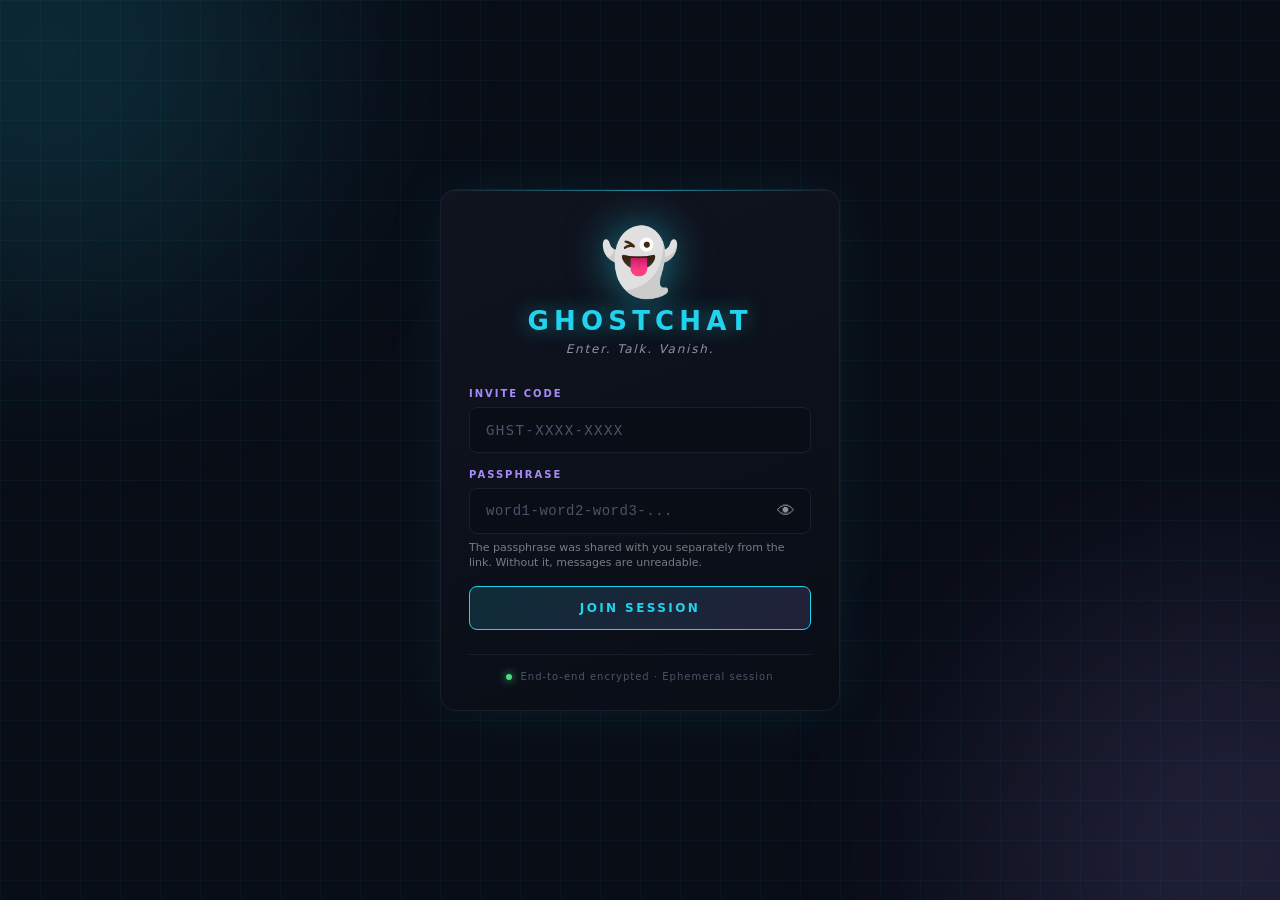
<file: assets/web_client/index.html>
<!DOCTYPE html>
<html lang="it">
<head>
  <meta charset="utf-8">
  <meta name="viewport" content="width=device-width, initial-scale=1, maximum-scale=1, user-scalable=no">
  <meta name="theme-color" content="#090D16">
  <title>GhostChat</title>
  <link rel="stylesheet" href="style.css">
  <style>body{visibility:hidden}body.i18n-ready{visibility:visible}</style>
</head>
<body>

<div class="bg-grid"></div>
<div class="bg-glow bg-glow-1"></div>
<div class="bg-glow bg-glow-2"></div>

<!-- ══ JOIN ══ -->
<section id="screen-join" class="screen active">
  <div class="card">
    <div class="logo-wrap">
      <div class="logo">&#128123;</div>
      <h1 class="title">GHOSTCHAT</h1>
      <p class="tagline" data-i18n="tagline">Entri. Parli. Svanisci.</p>
    </div>

    <div class="field">
      <label for="input-token" data-i18n="codeInvite">CODICE INVITO</label>
      <input
        id="input-token"
        type="text"
        placeholder="GHST-XXXX-XXXX"
        autocomplete="off"
        spellcheck="false"
        maxlength="64"
        dir="ltr">
    </div>

    <div class="field">
      <label for="input-passphrase" data-i18n="passphrase">PASSPHRASE</label>
      <div class="passphrase-wrap">
        <input
          id="input-passphrase"
          type="password"
          placeholder="parola1-parola2-parola3-..."
          autocomplete="off"
          spellcheck="false"
          maxlength="200"
          data-i18n-placeholder="passphrasePlaceholder">
        <button id="btn-toggle-pass" class="btn-toggle-pass" type="button" title="Mostra/nascondi">&#128065;</button>
      </div>
      <p class="field-hint" data-i18n="passphraseHint">
        La passphrase ti è stata comunicata <strong>separatamente</strong> dal link.
        Senza di essa i messaggi sono incomprensibili.
      </p>
    </div>

    <button id="btn-join" class="btn-primary">
      <span data-i18n="joinButton">ENTRA NELLA SESSIONE</span>
    </button>

    <p id="join-error" class="error-msg hidden"></p>

    <div class="footer-note">
      <span class="pulse-dot"></span>
      <span data-i18n="footerNote">End-to-end encrypted &middot; Sessione effimera</span>
    </div>
  </div>
</section>

<!-- ══ CHAT ══ -->
<section id="screen-chat" class="screen">
  <header class="topbar">
    <div class="topbar-left">
      <span class="ghost-mini">&#128123;</span>
      <div>
        <div class="room-title-row">
          <span class="room-title" data-i18n="roomTitle">GHOST ROOM</span>
          <span class="brand-tag">by AI-Tech-DB</span>
        </div>
        <div class="room-sub" id="participants-count">0 <span data-i18n="participants">partecipanti</span></div>
      </div>
    </div>
    <div class="topbar-right">
      <span class="status-dot" id="conn-status"></span>
      <button id="btn-leave" class="btn-icon" title="Esci" data-i18n-title="leaveTitle">&#10005;</button>
    </div>
  </header>

  <div id="participants-strip" class="participants-strip"></div>

  <main id="messages" class="messages"></main>

  <div id="typing-indicator" class="typing-bar hidden">
    <span class="typing-dot"></span>
    <span class="typing-dot"></span>
    <span class="typing-dot"></span>
    <span id="typing-label" class="typing-label" data-i18n="typingLabel">qualcuno sta scrivendo&hellip;</span>
  </div>

  <footer class="composer">
    <button id="btn-stickers" class="btn-icon" title="Sticker">&#9786;</button>
    <input
      id="input-message"
      type="text"
      placeholder="Scrivi un messaggio&hellip;"
      autocomplete="off"
      maxlength="4000"
      data-i18n-placeholder="messagePlaceholder"
      disabled>
    <button id="btn-send" class="btn-send" title="Invia" data-i18n-title="sendTitle" disabled>&#10148;</button>
  </footer>

  <div id="sticker-panel" class="sticker-panel hidden">
    <div class="sticker-panel-head">
      <span data-i18n="stickerTitle">STICKER</span>
      <button id="btn-stickers-close" class="btn-icon">&#10005;</button>
    </div>
    <div id="sticker-grid" class="sticker-grid">
      <div class="sticker-empty" data-i18n="stickerEmpty">Catalogo in arrivo</div>
    </div>
  </div>
</section>

<!-- ══ SESSIONE TERMINATA ══ -->
<section id="screen-ended" class="screen">
  <div class="card">
    <div class="logo-wrap">
      <div class="logo">&#128128;</div>
      <h1 class="title" data-i18n="sessionEnded">SESSIONE TERMINATA</h1>
      <p class="tagline" id="ended-reason" data-i18n="endedReason">Il creatore ha chiuso la stanza.</p>
    </div>
    <button id="btn-new" class="btn-primary" onclick="location.reload()">
      <span data-i18n="newSession">NUOVA SESSIONE</span>
    </button>
  </div>
</section>

<script src="strings_web.js"></script>
<script src="app.js"></script>
</body>
</html>
</file>
<file: assets/web_client/style.css>
/* ═══════════════════════════════════════════════════════════════════════
   GHOSTCHAT — Design system cyberpunk
   Obsidian #090D16 · Neon cyan #22D3EE · Phantom violet #A78BFA
   ═══════════════════════════════════════════════════════════════════════ */

:root {
  --bg-obsidian:    #090D16;
  --bg-panel:       #10141F;
  --bg-panel-2:     #161B28;
  --border-subtle:  #1A1F2E;
  --border-cyan:    #22D3EE;
  --border-violet:  #A78BFA;

  --text-primary:   #F0F4FF;
  --text-secondary: #8892B0;
  --text-dim:       #4A5568;

  --cyan:           #22D3EE;
  --violet:         #A78BFA;
  --green:          #4ADE80;
  --red:            #F87171;

  --glow-cyan:      0 0 12px rgba(34, 211, 238, 0.6);
  --glow-violet:    0 0 12px rgba(167, 139, 250, 0.6);

  --font-main:      'Inter', -apple-system, BlinkMacSystemFont, system-ui, sans-serif;
  --font-mono:      'JetBrains Mono', 'SF Mono', Menlo, Consolas, monospace;
}

* { box-sizing: border-box; margin: 0; padding: 0; }

html, body {
  height: 100%;
  background: var(--bg-obsidian);
  color: var(--text-primary);
  font-family: var(--font-main);
  overflow: hidden;
  -webkit-font-smoothing: antialiased;
}

.bg-grid {
  position: fixed;
  inset: 0;
  background-image:
    linear-gradient(rgba(34, 211, 238, 0.04) 1px, transparent 1px),
    linear-gradient(90deg, rgba(34, 211, 238, 0.04) 1px, transparent 1px);
  background-size: 40px 40px;
  z-index: 0;
  pointer-events: none;
}

.bg-glow {
  position: fixed;
  width: 500px;
  height: 500px;
  border-radius: 50%;
  filter: blur(120px);
  opacity: 0.15;
  z-index: 0;
  pointer-events: none;
}
.bg-glow-1 { top: -200px; left: -200px; background: var(--cyan); }
.bg-glow-2 { bottom: -200px; right: -200px; background: var(--violet); }

.screen {
  position: fixed;
  inset: 0;
  display: none;
  z-index: 1;
}
.screen.active { display: flex; }

#screen-join {
  align-items: center;
  justify-content: center;
  padding: 20px;
}

.card {
  width: 100%;
  max-width: 400px;
  background: linear-gradient(160deg, var(--bg-panel), var(--bg-obsidian));
  border: 1px solid var(--border-subtle);
  border-radius: 16px;
  padding: 40px 28px 28px;
  box-shadow:
    0 0 60px rgba(34, 211, 238, 0.08),
    inset 0 1px 0 rgba(255, 255, 255, 0.03);
  position: relative;
  overflow: hidden;
}

.card::before {
  content: '';
  position: absolute;
  top: 0; left: 0; right: 0;
  height: 1px;
  background: linear-gradient(90deg, transparent, var(--cyan), transparent);
  opacity: 0.6;
}

.logo-wrap { text-align: center; margin-bottom: 32px; }

.logo {
  font-size: 64px;
  line-height: 1;
  margin-bottom: 12px;
  filter: drop-shadow(0 0 20px rgba(34, 211, 238, 0.5));
  animation: pulse 3s ease-in-out infinite;
}

@keyframes pulse {
  0%, 100% { transform: scale(1); filter: drop-shadow(0 0 20px rgba(34, 211, 238, 0.5)); }
  50%      { transform: scale(1.05); filter: drop-shadow(0 0 30px rgba(34, 211, 238, 0.8)); }
}

.title {
  font-size: 26px;
  font-weight: 700;
  letter-spacing: 0.2em;
  color: var(--cyan);
  text-shadow: 0 0 20px rgba(34, 211, 238, 0.5);
  margin-bottom: 6px;
}

.tagline {
  font-size: 12px;
  color: var(--text-secondary);
  letter-spacing: 0.15em;
  font-style: italic;
}

.field { margin-bottom: 16px; }

.field label {
  display: block;
  font-size: 10px;
  font-weight: 600;
  letter-spacing: 0.2em;
  color: var(--violet);
  margin-bottom: 8px;
}

.field input {
  width: 100%;
  padding: 14px 16px;
  background: var(--bg-obsidian);
  border: 1px solid var(--border-subtle);
  border-radius: 8px;
  color: var(--text-primary);
  font-family: var(--font-mono);
  font-size: 14px;
  letter-spacing: 0.1em;
  outline: none;
  transition: all 0.2s ease;
}

.field input:focus {
  border-color: var(--cyan);
  box-shadow: 0 0 0 3px rgba(34, 211, 238, 0.1), var(--glow-cyan);
}

.field input::placeholder { color: var(--text-dim); }

.btn-primary {
  width: 100%;
  padding: 14px;
  background: linear-gradient(135deg, rgba(34, 211, 238, 0.15), rgba(167, 139, 250, 0.15));
  border: 1px solid var(--cyan);
  border-radius: 8px;
  color: var(--cyan);
  font-family: var(--font-main);
  font-size: 12px;
  font-weight: 700;
  letter-spacing: 0.2em;
  cursor: pointer;
  transition: all 0.2s ease;
  position: relative;
  overflow: hidden;
}

.btn-primary:hover:not(:disabled) {
  background: linear-gradient(135deg, rgba(34, 211, 238, 0.25), rgba(167, 139, 250, 0.25));
  box-shadow: var(--glow-cyan);
  transform: translateY(-1px);
}

.btn-primary:active:not(:disabled) { transform: translateY(0); }
.btn-primary:disabled { opacity: 0.4; cursor: not-allowed; }

.error-msg {
  color: var(--red);
  font-size: 12px;
  margin-top: 12px;
  padding: 8px 12px;
  background: rgba(248, 113, 113, 0.08);
  border: 1px solid rgba(248, 113, 113, 0.2);
  border-radius: 6px;
  text-align: center;
  font-family: var(--font-mono);
}

.hidden { display: none !important; }

.footer-note {
  margin-top: 24px;
  padding-top: 16px;
  border-top: 1px solid var(--border-subtle);
  text-align: center;
  font-size: 10px;
  color: var(--text-dim);
  letter-spacing: 0.1em;
  display: flex;
  align-items: center;
  justify-content: center;
  gap: 8px;
}

.pulse-dot {
  width: 6px;
  height: 6px;
  border-radius: 50%;
  background: var(--green);
  box-shadow: 0 0 8px var(--green);
  animation: pulseDot 2s ease-in-out infinite;
}

@keyframes pulseDot {
  0%, 100% { opacity: 1; }
  50%      { opacity: 0.3; }
}

/* ═══ Schermata chat ═══ */

#screen-chat { flex-direction: column; }

.topbar {
  display: flex;
  align-items: center;
  justify-content: space-between;
  padding: 12px 16px;
  background: var(--bg-panel);
  border-bottom: 1px solid var(--border-subtle);
  flex-shrink: 0;
}

.topbar-left {
  display: flex;
  align-items: center;
  gap: 12px;
}

.ghost-mini {
  font-size: 24px;
  filter: drop-shadow(0 0 8px rgba(34, 211, 238, 0.6));
}

.room-title {
  font-size: 13px;
  font-weight: 700;
  letter-spacing: 0.15em;
  color: var(--cyan);
}

.room-sub {
  font-size: 10px;
  color: var(--text-secondary);
  letter-spacing: 0.05em;
  margin-top: 2px;
}

.topbar-right {
  display: flex;
  align-items: center;
  gap: 12px;
}

.status-dot {
  width: 8px;
  height: 8px;
  border-radius: 50%;
  background: var(--text-dim);
  transition: all 0.3s ease;
}
.status-dot.connected {
  background: var(--green);
  box-shadow: 0 0 8px var(--green);
}
.status-dot.disconnected {
  background: var(--red);
  box-shadow: 0 0 8px var(--red);
}

.btn-icon {
  background: transparent;
  border: 1px solid var(--border-subtle);
  border-radius: 6px;
  color: var(--text-secondary);
  width: 32px;
  height: 32px;
  display: flex;
  align-items: center;
  justify-content: center;
  cursor: pointer;
  font-size: 14px;
  transition: all 0.2s ease;
}

.btn-icon:hover {
  border-color: var(--cyan);
  color: var(--cyan);
  box-shadow: var(--glow-cyan);
}

.participants-strip {
  display: flex;
  gap: 8px;
  padding: 10px 16px;
  background: var(--bg-obsidian);
  border-bottom: 1px solid var(--border-subtle);
  overflow-x: auto;
  flex-shrink: 0;
}

.participant-chip {
  display: inline-flex;
  align-items: center;
  gap: 6px;
  padding: 4px 10px;
  background: var(--bg-panel);
  border: 1px solid var(--border-subtle);
  border-radius: 20px;
  font-size: 11px;
  color: var(--text-secondary);
  white-space: nowrap;
}

.participant-chip.creator {
  border-color: var(--violet);
  color: var(--violet);
}

.participant-chip.self {
  border-color: var(--cyan);
  color: var(--cyan);
}

.participant-chip::before {
  content: '';
  width: 6px;
  height: 6px;
  border-radius: 50%;
  background: var(--green);
}

/* ═══ Messaggi ═══ */

.messages {
  flex: 1;
  overflow-y: auto;
  padding: 16px;
  display: flex;
  flex-direction: column;
  gap: 8px;
  scroll-behavior: smooth;
}

.msg {
  max-width: 80%;
  padding: 8px 12px;
  border-radius: 12px;
  font-size: 14px;
  line-height: 1.4;
  word-wrap: break-word;
  animation: msgIn 0.25s ease;
}

@keyframes msgIn {
  from { opacity: 0; transform: translateY(8px); }
  to   { opacity: 1; transform: translateY(0); }
}

.msg-self {
  align-self: flex-end;
  background: linear-gradient(135deg, rgba(34, 211, 238, 0.18), rgba(34, 211, 238, 0.08));
  border: 1px solid rgba(34, 211, 238, 0.3);
  color: var(--text-primary);
}

.msg-other {
  align-self: flex-start;
  background: var(--bg-panel);
  border: 1px solid var(--border-subtle);
  color: var(--text-primary);
}

.msg-author {
  font-size: 10px;
  font-weight: 700;
  letter-spacing: 0.1em;
  color: var(--violet);
  margin-bottom: 4px;
  text-transform: uppercase;
}

.msg-self .msg-author { color: var(--cyan); }

.msg-system {
  align-self: center;
  font-size: 11px;
  color: var(--text-dim);
  font-style: italic;
  padding: 4px 12px;
  border-radius: 12px;
  background: rgba(255, 255, 255, 0.02);
  letter-spacing: 0.05em;
}

/* ═══ Typing indicator ═══ */

.typing-bar {
  display: flex;
  align-items: center;
  gap: 6px;
  padding: 6px 16px;
  background: var(--bg-obsidian);
  border-top: 1px solid var(--border-subtle);
  font-size: 11px;
  color: var(--text-secondary);
  flex-shrink: 0;
}

.typing-dot {
  width: 4px;
  height: 4px;
  border-radius: 50%;
  background: var(--cyan);
  animation: typingBounce 1.4s ease-in-out infinite;
}
.typing-dot:nth-child(2) { animation-delay: 0.2s; }
.typing-dot:nth-child(3) { animation-delay: 0.4s; }

@keyframes typingBounce {
  0%, 60%, 100% { transform: translateY(0); opacity: 0.4; }
  30%           { transform: translateY(-3px); opacity: 1; }
}

.typing-label { margin-left: 4px; }

/* ═══ Composer ═══ */

.composer {
  display: flex;
  gap: 8px;
  padding: 12px 16px;
  background: var(--bg-panel);
  border-top: 1px solid var(--border-subtle);
  flex-shrink: 0;
}

.composer input {
  flex: 1;
  padding: 12px 16px;
  background: var(--bg-obsidian);
  border: 1px solid var(--border-subtle);
  border-radius: 8px;
  color: var(--text-primary);
  font-family: var(--font-main);
  font-size: 14px;
  outline: none;
  transition: all 0.2s ease;
}

.composer input:focus {
  border-color: var(--cyan);
  box-shadow: 0 0 0 3px rgba(34, 211, 238, 0.1);
}

.btn-send {
  width: 44px;
  height: 44px;
  background: linear-gradient(135deg, var(--cyan), var(--violet));
  border: none;
  border-radius: 8px;
  color: var(--bg-obsidian);
  font-size: 18px;
  cursor: pointer;
  display: flex;
  align-items: center;
  justify-content: center;
  transition: all 0.2s ease;
  flex-shrink: 0;
}

.btn-send:hover:not(:disabled) {
  box-shadow: var(--glow-cyan), var(--glow-violet);
  transform: translateY(-1px);
}

.btn-send:disabled { opacity: 0.4; cursor: not-allowed; }

/* ═══ Pannello sticker ═══ */

.sticker-panel {
  position: absolute;
  bottom: 80px;
  left: 16px;
  right: 16px;
  max-height: 40vh;
  background: var(--bg-panel-2);
  border: 1px solid var(--border-violet);
  border-radius: 12px;
  box-shadow: 0 -8px 40px rgba(167, 139, 250, 0.2);
  z-index: 10;
  overflow: hidden;
  animation: slideUp 0.25s ease;
}

@keyframes slideUp {
  from { transform: translateY(20px); opacity: 0; }
  to   { transform: translateY(0); opacity: 1; }
}

.sticker-panel-head {
  display: flex;
  align-items: center;
  justify-content: space-between;
  padding: 10px 14px;
  border-bottom: 1px solid var(--border-subtle);
  font-size: 11px;
  letter-spacing: 0.15em;
  color: var(--violet);
  font-weight: 700;
}

.sticker-grid {
  display: grid;
  grid-template-columns: repeat(auto-fill, minmax(70px, 1fr));
  gap: 8px;
  padding: 12px;
  max-height: 30vh;
  overflow-y: auto;
}

.sticker-empty {
  grid-column: 1 / -1;
  text-align: center;
  padding: 20px;
  color: var(--text-dim);
  font-size: 12px;
  font-style: italic;
}

/* ═══ Scrollbar ═══ */

::-webkit-scrollbar { width: 8px; height: 8px; }
::-webkit-scrollbar-track { background: transparent; }
::-webkit-scrollbar-thumb {
  background: var(--border-subtle);
  border-radius: 4px;
}
::-webkit-scrollbar-thumb:hover { background: var(--border-cyan); }

/* ═══ Schermata "sessione terminata" ═══ */

#screen-ended {
  align-items: center;
  justify-content: center;
  padding: 20px;
}

/* ═══ Responsive ═══ */

@media (max-width: 480px) {
  .card { padding: 32px 20px 20px; }
  .logo { font-size: 56px; }
  .title { font-size: 22px; }
  .msg { max-width: 88%; }
}

/* ═══════════════════════════════════════════════════════════════════════
   Passphrase field (E2EE)
   ═══════════════════════════════════════════════════════════════════════ */

.passphrase-wrap {
  position: relative;
  display: flex;
  align-items: center;
}

.passphrase-wrap input {
  flex: 1;
  padding-right: 44px;
  font-family: 'Courier New', monospace;
  letter-spacing: 0.5px;
}

.btn-toggle-pass {
  position: absolute;
  right: 8px;
  top: 50%;
  transform: translateY(-50%);
  background: transparent;
  border: none;
  color: rgba(255,255,255,0.55);
  font-size: 18px;
  cursor: pointer;
  padding: 6px 8px;
  border-radius: 6px;
  transition: background 0.15s, color 0.15s;
  line-height: 1;
}

.btn-toggle-pass:hover {
  background: rgba(255,255,255,0.08);
  color: rgba(255,255,255,0.9);
}

.field-hint {
  font-size: 11px;
  color: rgba(255,255,255,0.45);
  margin: 6px 0 0 0;
  line-height: 1.4;
}

.field-hint strong {
  color: rgba(255,255,255,0.7);
}

.composer input:disabled,
.composer button:disabled {
  opacity: 0.4;
  cursor: not-allowed;
}

/* ═══════════════════════════════════════════════════════════════════════
   Emoji "Ghost + dettaglio" — pannello sticker
   ═══════════════════════════════════════════════════════════════════════ */

.sticker-grid {
  display: grid;
  grid-template-columns: repeat(auto-fill, minmax(72px, 1fr));
  gap: 10px;
  padding: 12px;
  max-height: 240px;
  overflow-y: auto;
}

.sticker-item {
  display: flex;
  flex-direction: column;
  align-items: center;
  justify-content: center;
  gap: 4px;
  padding: 10px 6px;
  background: rgba(255, 255, 255, 0.03);
  border: 1px solid rgba(255, 255, 255, 0.06);
  border-radius: 10px;
  cursor: pointer;
  transition: background 0.12s ease, border-color 0.12s ease, transform 0.08s ease;
  font-family: inherit;
}

.sticker-item:hover {
  background: rgba(167, 139, 250, 0.12);
  border-color: rgba(167, 139, 250, 0.35);
  transform: translateY(-1px);
}

.sticker-item:active {
  transform: translateY(0);
  background: rgba(167, 139, 250, 0.2);
}

.sticker-glyph {
  font-size: 26px;
  line-height: 1;
  font-family: 'Apple Color Emoji', 'Segoe UI Emoji', 'Noto Color Emoji', sans-serif;
}

.sticker-label {
  font-size: 10px;
  color: rgba(255, 255, 255, 0.5);
  letter-spacing: 0.4px;
  text-transform: lowercase;
}

.sticker-empty {
  grid-column: 1 / -1;
  text-align: center;
  color: rgba(255, 255, 255, 0.4);
  padding: 20px;
  font-style: italic;
}

/* Emoji-only messages shown bigger */
.msg-emoji-big {
  font-size: 32px;
  line-height: 1.2;
  font-family: 'Apple Color Emoji', 'Segoe UI Emoji', 'Noto Color Emoji', sans-serif;
}

/* ═══════════════════════════════════════════════════════════════════════
   Banner passphrase (handshake)
   ═══════════════════════════════════════════════════════════════════════ */

.passphrase-banner {
  margin: 8px 12px 0 12px;
  padding: 8px 12px;
  border-radius: 8px;
  font-size: 12px;
  line-height: 1.4;
  text-align: center;
  font-family: inherit;
  animation: bannerFadeIn 0.2s ease;
}

@keyframes bannerFadeIn {
  from { opacity: 0; transform: translateY(4px); }
  to   { opacity: 1; transform: translateY(0); }
}

.passphrase-banner-ok {
  background: rgba(74, 222, 128, 0.12);
  border: 1px solid rgba(74, 222, 128, 0.4);
  color: #86efac;
}

.passphrase-banner-warn {
  background: rgba(251, 191, 36, 0.12);
  border: 1px solid rgba(251, 191, 36, 0.4);
  color: #fcd34d;
}

#join-error code {
  display: inline-block;
  background: rgba(255, 255, 255, 0.06);
  padding: 1px 5px;
  border-radius: 3px;
  font-family: 'Courier New', monospace;
  font-size: 11px;
  color: #93c5fd;
}

/* ═══════════════════════════════════════════════════════════════════════
   Brand tag "by AI-Tech-DB" a fianco di GHOST ROOM
   ═══════════════════════════════════════════════════════════════════════ */

.room-title-row {
  display: flex;
  align-items: baseline;
  gap: 10px;
  flex-wrap: wrap;
}

.brand-tag {
  font-family: 'Courier New', 'Consolas', 'Monaco', monospace;
  font-size: 10px;
  font-weight: 700;
  letter-spacing: 1.5px;
  text-transform: uppercase;
  color: #FF6B00;
  text-shadow:
    0 0 6px rgba(255, 107, 0, 0.65),
    0 0 12px rgba(255, 107, 0, 0.35),
    0 0 20px rgba(255, 107, 0, 0.15);
  user-select: none;
  pointer-events: none;
  white-space: nowrap;
}

/* Override: brand-tag senza uppercase */
.brand-tag {
  text-transform: none !important;
}
</file>
